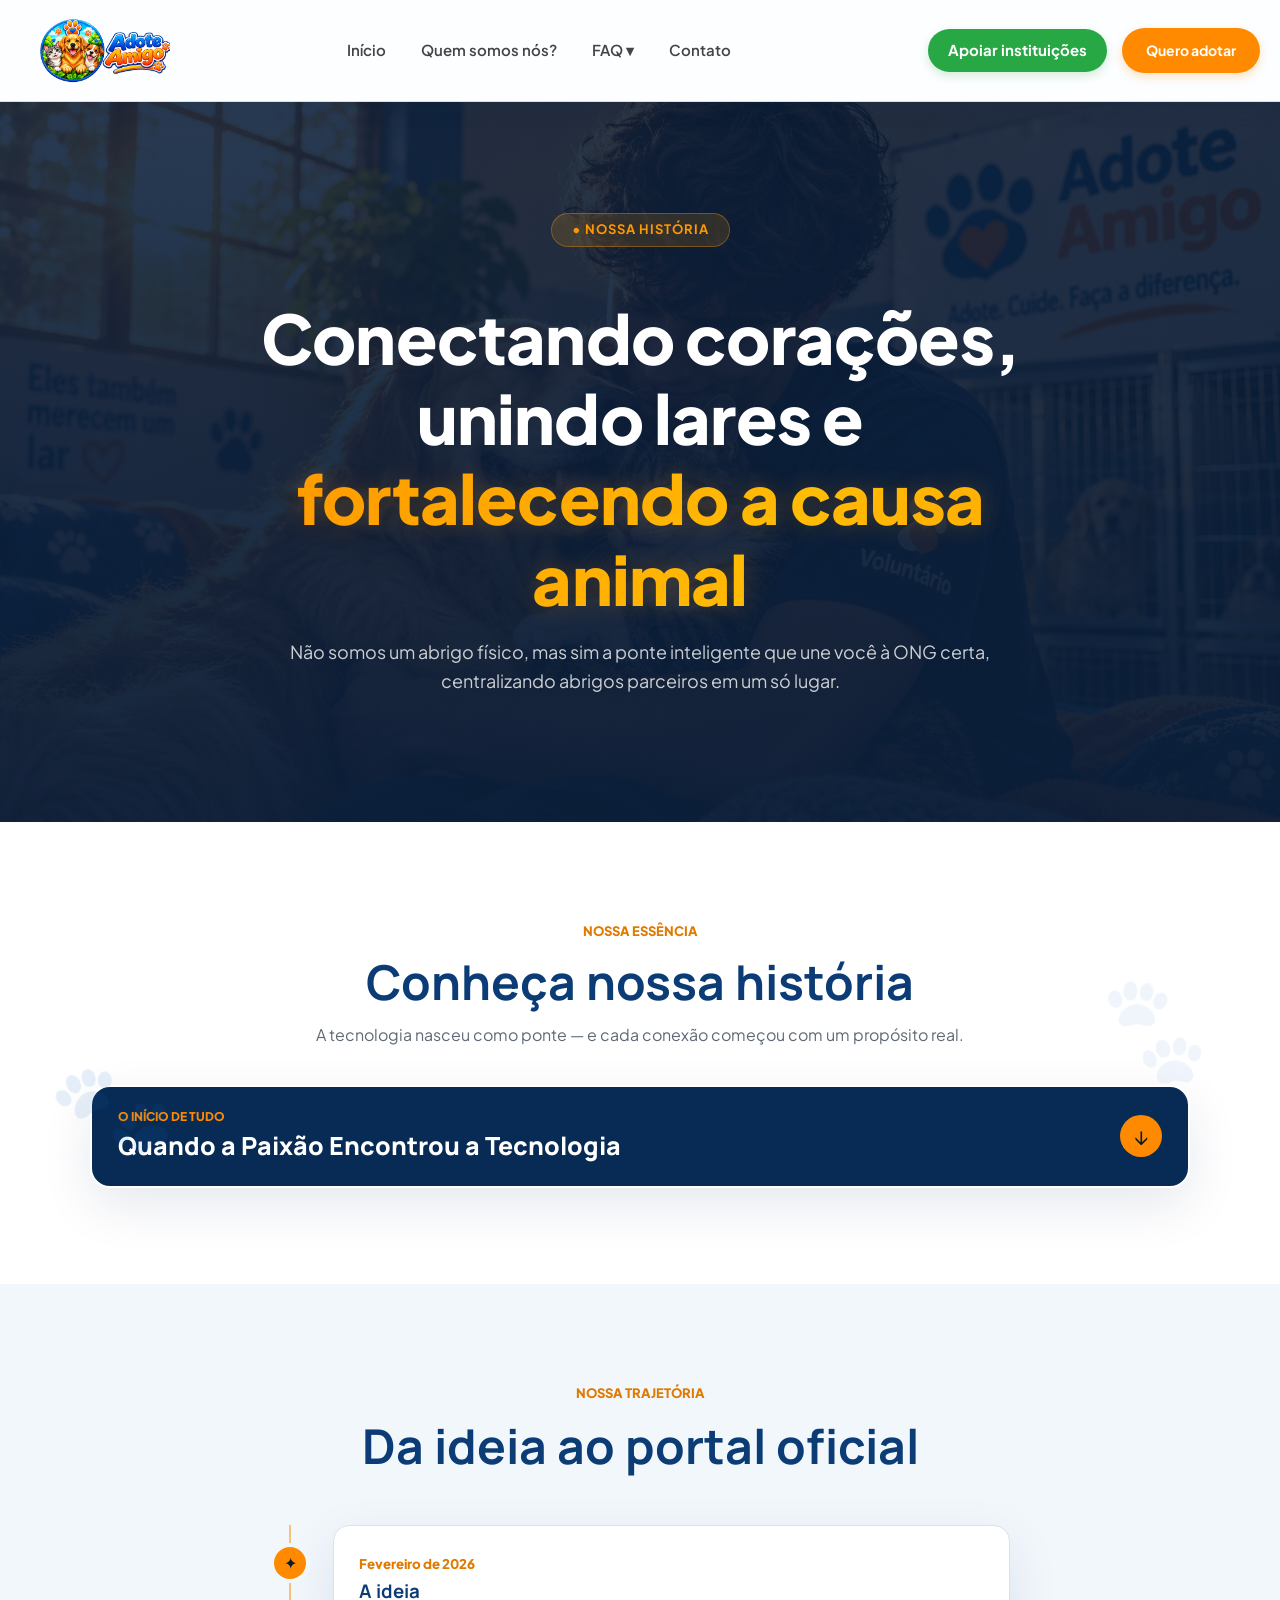
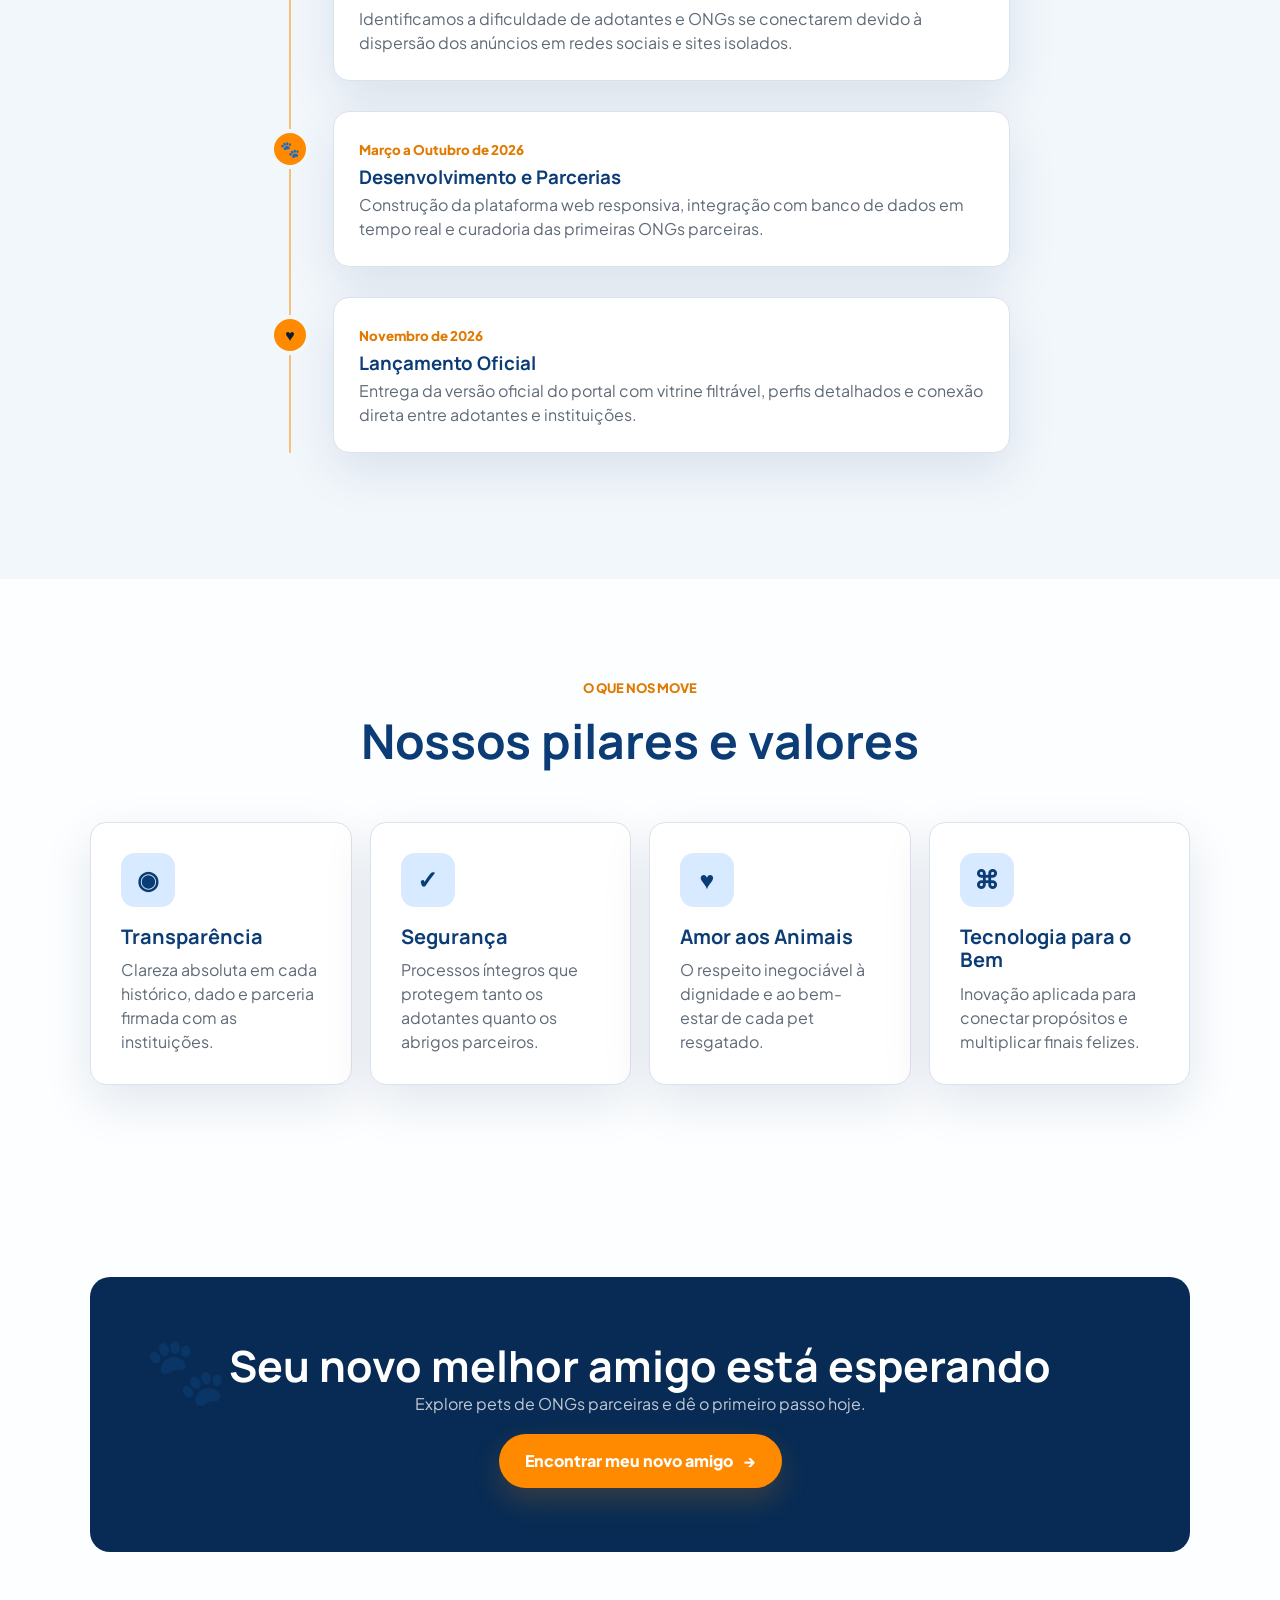
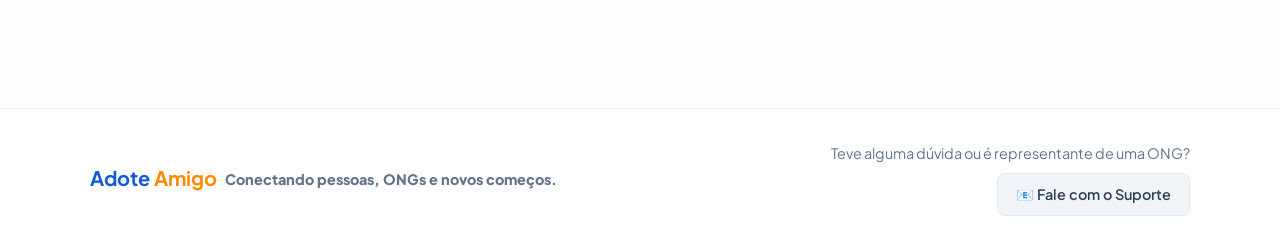
<file: historia.html>
<!DOCTYPE html>
<html lang="pt-BR">
<head>
  <meta charset="UTF-8">
  <meta name="viewport" content="width=device-width, initial-scale=1.0">
  <meta name="description" content="Conheça a missão, a trajetória e os valores do Adote Amigo, o portal que centraliza ONGs de adoção de todo o Brasil.">
  <meta property="og:title" content="Nossa História — Adote Amigo">
  <meta property="og:description" content="Não somos um abrigo: somos a ponte inteligente entre você e a ONG certa.">
  <meta property="og:type" content="website">
  <meta name="twitter:card" content="summary_large_image">
  <title>Nossa História — Adote Amigo</title>
  <link rel="preconnect" href="https://fonts.googleapis.com">
  <link rel="preconnect" href="https://fonts.gstatic.com" crossorigin>
  <link href="https://fonts.googleapis.com/css2?family=Manrope:wght@600;700;800&family=Plus+Jakarta+Sans:wght@400;500;600;700;800&display=swap" rel="stylesheet">
  <link rel="stylesheet" href="style.css">
  <link rel="stylesheet" href="historia.css">
</head>
<body>
  <header class="navbar">
    <div class="logo">
      <a href="index.html">
        <img src="imagens/logo.png" alt="Adote Amigo">
      </a>
    </div>

    <nav class="menu" aria-label="Navegação principal">
      <a href="index.html">Início</a>
      <a href="historia.html">Quem somos nós?</a>
      <div class="dropdown">
        <a href="faq.html">FAQ ▾</a>
        <div class="dropdown-content">
          <a href="faq.html#como-adotar">Como adotar?</a>
          <a href="faq.html#precisa-pagar">Precisa pagar?</a>
          <a href="faq.html#animais-vacinados">Animais vacinados?</a>
          <a href="faq.html#adotar-apartamento">Adotar em apartamento?</a>
          <a href="faq.html#posso-ajudar">Posso ajudar?</a>
        </div>
      </div>
      <a href="contato.html">Contato</a>
    </nav>

    <div class="actions">
      <a href="como-funciona.html" class="btn-mascote-tutorial" id="btn-tutorial" aria-label="Descubra como funciona o Adote Amigo">
        <div class="mascote-avatar">
          <video autoplay loop muted playsinline class="mascote-img">
            <source src="assets/logo-animada-como-funciona1.mp4" type="video/mp4">
          </video>
          <span class="pulse-ring"></span>
        </div>
        <div class="btn-texto-wrapper">
          <span class="btn-titulo">Como funciona o Adote Amigo?</span>
          <span class="btn-sub">Passo a passo da adoção</span>
        </div>
      </a>
      <a href="doe.html" class="btn-doar-nav">Apoiar instituições</a>
      <a href="adotar.html" class="btn btn-primary">Quero adotar</a>
    </div>
  </header>

  <main>
    <section class="hero history-hero-section" id="inicio">
      <div class="history-hero-overlay"></div>

      <span class="paw paw-1" aria-hidden="true">🐾</span>
      <span class="paw paw-2" aria-hidden="true">🐾</span>
      <span class="paw paw-3" aria-hidden="true">🐾</span>
      <span class="paw paw-4" aria-hidden="true">🐾</span>

      <div class="container hero-copy history-hero-content">
        <span class="eyebrow eyebrow-light history-badge">• NOSSA HISTÓRIA</span>
        
        <h1 class="history-hero-title">
          Conectando corações, unindo lares e<br>
          <span class="highlight-animated">fortalecendo a causa animal</span>
        </h1>

        <p class="history-hero-subtitle">
          Não somos um abrigo físico, mas sim a ponte inteligente que une você à ONG certa, centralizando abrigos parceiros em um só lugar.
        </p>
      </div>
    </section>

    <section class="story-section" aria-labelledby="story-title">
      <span class="story-paw top" aria-hidden="true">🐾</span>
      <span class="story-paw bottom" aria-hidden="true">🐾</span>
      <div class="container story-intro reveal">
        <span class="eyebrow">Nossa essência</span>
        <h2 id="story-title">Conheça nossa história</h2>
        <p>A tecnologia nasceu como ponte — e cada conexão começou com um propósito real.</p>
      </div>
      <div class="container">
        <div class="story-experience reveal" id="story-experience">
          <button class="story-toggle" type="button" aria-expanded="false" aria-controls="story-panel">
            <span><small>O início de tudo</small>Quando a Paixão Encontrou a Tecnologia</span>
            <span class="toggle-icon" aria-hidden="true">↓</span>
          </button>
          <div class="story-panel" id="story-panel">
            <div class="story-panel-inner">
              <div class="story-gallery" aria-label="Imagens da causa animal">
                <figure class="story-image story-image-main">
                  <img src="imagens/ong-voluntaria-pet.jpg" alt="Voluntária de ONG acolhendo um cachorro resgatado" width="1600" height="1067">
                  <figcaption>Resgate, cuidado e confiança.</figcaption>
                </figure>
                <figure class="story-image">
                  <img src="imagens/cao-gato-abrigo.jpg" alt="Cachorro e gato acolhidos juntos em um abrigo" width="1600" height="1067">
                  <figcaption>Segundas chances começam com visibilidade.</figcaption>
                </figure>
              </div>
              <article class="story-copy">
                <p class="story-lead">O Adote Amigo nasceu ao observar de perto um dos maiores desafios da causa animal no Brasil: dezenas de abrigos e protetores divulgando animais de forma isolada, enquanto pessoas dispostas a adotar não sabiam onde procurar com segurança.</p>
                <blockquote>Percebemos que o problema nunca foi falta de amor — o verdadeiro gargalo sempre foi a fragmentação das informações.</blockquote>
                <p>Foi a partir dessa inquietação que decidimos criar uma ponte digital: uma plataforma simples e confiável que reúne pets de diferentes ONGs parceiras em um só catálogo, com filtros práticos e perfis detalhados.</p>
                <p>Além de facilitar a vida de quem busca um novo companheiro, acreditamos que incentivar a adoção responsável ajuda diretamente a reduzir o abandono nas ruas, promover o bem-estar animal e fortalecer o trabalho de instituições que salvam vidas todos os dias.</p>
                <p class="story-closing">Porque encontrar um melhor amigo deve ser tão simples quanto um gesto de carinho. <span aria-hidden="true">♥</span></p>
              </article>
            </div>
          </div>
        </div>
      </div>
    </section>

    <section class="section surface">
      <div class="container narrow">
        <header class="section-heading reveal">
          <span class="eyebrow">Nossa trajetória</span>
          <h2>Da ideia ao portal oficial</h2>
        </header>
        <ol class="timeline">
          <li class="reveal">
            <span class="timeline-dot">✦</span>
            <article>
              <small>Fevereiro de 2026</small>
              <h3>A ideia</h3>
              <p>Identificamos a dificuldade de adotantes e ONGs se conectarem devido à dispersão dos anúncios em redes sociais e sites isolados.</p>
            </article>
          </li>
          <li class="reveal">
            <span class="timeline-dot">🐾</span>
            <article>
              <small>Março a Outubro de 2026</small>
              <h3>Desenvolvimento e Parcerias</h3>
              <p>Construção da plataforma web responsiva, integração com banco de dados em tempo real e curadoria das primeiras ONGs parceiras.</p>
            </article>
          </li>
          <li class="reveal">
            <span class="timeline-dot">♥</span>
            <article>
              <small>Novembro de 2026</small>
              <h3>Lançamento Oficial</h3>
              <p>Entrega da versão oficial do portal com vitrine filtrável, perfis detalhados e conexão direta entre adotantes e instituições.</p>
            </article>
          </li>
        </ol>
      </div>
    </section>

    <section class="section">
      <div class="container">
        <header class="section-heading reveal">
          <span class="eyebrow">O que nos move</span>
          <h2>Nossos pilares e valores</h2>
        </header>
        <div class="pillars">
          <article class="card pillar reveal"><span class="pillar-mark">◉</span><h3>Transparência</h3><p>Clareza absoluta em cada histórico, dado e parceria firmada com as instituições.</p></article>
          <article class="card pillar reveal"><span class="pillar-mark">✓</span><h3>Segurança</h3><p>Processos íntegros que protegem tanto os adotantes quanto os abrigos parceiros.</p></article>
          <article class="card pillar reveal"><span class="pillar-mark">♥</span><h3>Amor aos Animais</h3><p>O respeito inegociável à dignidade e ao bem-estar de cada pet resgatado.</p></article>
          <article class="card pillar reveal"><span class="pillar-mark">⌘</span><h3>Tecnologia para o Bem</h3><p>Inovação aplicada para conectar propósitos e multiplicar finais felizes.</p></article>
        </div>
      </div>
    </section>

    <section class="section" id="cta">
      <div class="container">
        <div class="final-cta reveal">
          <span class="cta-paw" aria-hidden="true">🐾</span>
          <h2>Seu novo melhor amigo está esperando</h2>
          <p>Explore pets de ONGs parceiras e dê o primeiro passo hoje.</p>
          <a class="button button-highlight" href="adotar.html">Encontrar meu novo amigo <span aria-hidden="true">→</span></a>
        </div>
      </div>
    </section>
  </main>

  <footer class="site-footer">
    <div class="container footer-content">
      <div class="footer-brand">
        <span class="footer-logo">Adote <span class="highlight">Amigo</span></span>
        <p>Conectando pessoas, ONGs e novos começos.</p>
      </div>

      <div class="footer-support">
        <p class="support-text">Teve alguma dúvida ou é representante de uma ONG?</p>
        <a href="mailto:adoteamigo.tcc2026@gmail.com" class="btn-footer-support" target="_blank">
          📧 Fale com o Suporte
        </a>
      </div>
    </div>
  </footer>
  
  <script src="historia.js" defer></script>
  <script src="menu-mobile.js" defer></script>
</body>
</html>
</file>
<file: style.css>
:root {
  --background: #FCFEFF;
  --foreground: #152131;
  --primary: #0C3C75;
  --primary-foreground: #FBFCFD;
  --brand-deep: #072B54;
  --brand-soft: #D8EAFF;
  --highlight: #ff8a00;
  --highlight-hover: #e07a00;
  --highlight-foreground: #0D1B2D;
  --surface-soft: #F2F7FC;
  --muted-foreground: #5F6A77;
  --border: #DAE2EB;
  --radius: 0.875rem;
  --font-body: "Plus Jakarta Sans", Arial, sans-serif;
  --font-display: "Manrope", Arial, sans-serif;
  --soft-shadow: 0 18px 50px rgba(7, 43, 84, 0.1);
  --header-shadow: 0 4px 24px rgba(7, 43, 84, 0.08);

  --faq-primary: #0C3C75;
  --faq-brand-deep: #072B54;
  --faq-highlight: #ff8a00;
  --faq-highlight-hover: #f89200;
  --faq-highlight-foreground: #0D1B2D;
  --faq-surface: #F2F7FC;
  --faq-card: #ffffff;
  --faq-text: #152131;
  --faq-muted: #5d6b7c;
  --faq-border: #dde6f0;
  --faq-brand-soft: #D8EAFF;
  --faq-focus: #ff8a00;
  --faq-radius: 16px;
  --faq-shadow: 0 8px 24px rgba(12, 60, 117, .08);
  --faq-shadow-active: 0 14px 34px -14px rgb(7 43 84 / 30%);
  --faq-font-body: "Plus Jakarta Sans", Arial, sans-serif;
  --faq-font-title: "Manrope", Arial, sans-serif;
}

*, *::before, *::after {
  box-sizing: border-box;
  margin: 0;
  padding: 0;
}

html {
  scroll-behavior: smooth;
  width: 100%;
  max-width: 100%;
}

body {
  background: var(--background);
  color: var(--foreground);
  font-family: var(--font-body);
  line-height: 1.5;
  min-width: 320px;
  width: 100%;
  max-width: 100%;
  -webkit-font-smoothing: antialiased;
  padding-top: 18px 20px;
}

h1, h2, h3 {
  font-family: var(--font-display);
  letter-spacing: 0;
  line-height: 1.15;
}

img {
  display: block;
  max-width: 100%;
}

a {
  text-decoration: none;
  color: inherit;
}

::selection {
  background: var(--highlight);
  color: #ffffff;
}

.container {
  max-width: 1200px;
  margin-inline: auto;
  padding-inline: 1.25rem;
}

@media (min-width: 640px) {
  .container { padding-inline: 2rem; }
}

@media (min-width: 1024px) {
  .container { padding-inline: 2.5rem; }
}

.navbar,
.navbar-amarela-oficial,
.topbar {
  display: flex;
  align-items: center;
  justify-content: space-between;
  padding: 18px 20px;
  background-color: rgba(255, 255, 255, 0.95);
  backdrop-filter: blur(12px);
  box-shadow: var(--header-shadow);
  position: sticky;
  top: 0;
  z-index: 1000;
  background: var(--background, #ffffff);
  border-bottom: 1px solid var(--border, #e5e7eb);
  width: 100%;
  will-change: transform;
}

.logo img {
  height: 65px;
  left: 20px;
  display: block;
  position: relative;
  z-index: 2;
}

.logo {
  font-family: var(--font-display);
  font-weight: 800;
  font-size: 1.3rem;
  color: var(--primary);
  text-decoration: none;
}

.logo span {
  color: var(--highlight-hover);
}

.logo, .navbar img, .nav-brand img {
  transition: transform 0.3s ease-in-out;
}

.logo:hover, .navbar img:hover, .nav-brand img:hover {
  transform: scale(1.08);
}

.menu {
  display: flex;
  align-items: center;
  justify-content: center;
  flex: 1;
  gap: 35px;
  font-size: 15px;
  margin: 0 20px;
  position: relative;
  z-index: 1;
  pointer-events: none;
}

.menu a,
.menu .dropdown {
  pointer-events: auto;
}

.menu a {
  text-decoration: none;
  color: #444444;
  font-weight: 600;
  white-space: nowrap;
  transition: color 0.2s ease;
}

.menu a:hover {
  color: var(--highlight);
}

.dropdown {
  position: relative;
}

.dropdown-content {
  display: none;
  position: absolute;
  top: 100%;
  left: 0;
  background-color: #ffffff;
  min-width: 220px;
  box-shadow: 0 4px 12px rgba(0, 0, 0, 0.1);
  border-radius: 8px;
  z-index: 10000;
  pointer-events: auto;
}

.dropdown-content a {
  display: block;
  padding: 12px 16px;
  color: #333;
  font-weight: 500;
}

.dropdown-content a:hover {
  background-color: #f5f5f5;
}

.dropdown:hover .dropdown-content {
  display: block;
}

.actions {
  display: flex;
  align-items: center;
  gap: 15px;
  position: relative;
  z-index: 2;
  flex-shrink: 0;
}

.menu-toggle {
  display: none;
  flex-direction: column;
  justify-content: center;
  align-items: center;
  gap: 5px;
  width: 42px;
  height: 42px;
  flex-shrink: 0;
  margin-left: 12px;
  background: transparent;
  border: 2px solid var(--primary);
  border-radius: 12px;
  cursor: pointer;
  position: relative;
  z-index: 2;
}

.menu-toggle span {
  display: block;
  width: 20px;
  height: 2.5px;
  border-radius: 999px;
  background: var(--primary);
  transition: transform 0.3s ease, opacity 0.2s ease;
}

.menu-toggle[aria-expanded="true"] span:nth-child(1) { transform: translateY(7.5px) rotate(45deg); }
.menu-toggle[aria-expanded="true"] span:nth-child(2) { opacity: 0; }
.menu-toggle[aria-expanded="true"] span:nth-child(3) { transform: translateY(-7.5px) rotate(-45deg); }

.menu-toggle:focus-visible {
  outline: 3px solid var(--highlight);
  outline-offset: 2px;
}

.menu-mobile {
  display: flex;
  flex-direction: column;
  position: absolute;
  top: 100%;
  left: 0;
  right: 0;
  max-height: 0;
  opacity: 0;
  overflow-y: auto;
  background: linear-gradient(135deg, #ffffff 0%, #f8f9fa 100%);
  border-bottom-left-radius: 24px;
  border-bottom-right-radius: 24px;
  box-shadow: 0 20px 40px rgba(12, 60, 117, 0.15);
  transition: max-height 0.4s cubic-bezier(0.16, 1, 0.3, 1), opacity 0.3s ease, padding 0.3s ease;
  padding: 0 24px;
  z-index: 9998;
  border: 1px solid var(--border);
  border-top: none;
}

.menu-mobile.aberto {
  max-height: calc(100vh - 80px);
  opacity: 1;
  padding: 20px 24px 28px 24px;
}

.menu-mobile a {
  display: flex;
  align-items: center;
  padding: 16px 12px;
  color: var(--primary);
  font-weight: 700;
  font-size: 16px;
  border-bottom: 1px solid rgba(218, 226, 235, 0.6);
  transition: all 0.25s ease;
  border-radius: 12px;
}

.menu-mobile a:hover, 
.menu-mobile a:active {
  background-color: var(--brand-soft);
  color: var(--highlight);
  transform: translateX(6px);
}

.menu-mobile .menu-mobile-actions .btn,
.menu-mobile .menu-mobile-actions a {
  display: flex !important;
  justify-content: center !important;
  align-items: center !important;
  width: 100% !important;
  padding: 14px 20px !important;
  font-size: 15px !important;
  font-weight: 700 !important;
  border-radius: 14px !important;
  text-align: center !important;
  box-shadow: 0 4px 15px rgba(0, 0, 0, 0.05) !important;
  transition: transform 0.2s ease, box-shadow 0.2s ease !important;
}

.menu-mobile .menu-mobile-actions .btn:active {
  transform: scale(0.97);
}

.menu-mobile .dropdown-content {
  display: block;
  position: static;
  min-width: 0;
  background: transparent;
  box-shadow: none;
  border-radius: 0;
  padding-left: 16px;
}

.menu-mobile .dropdown-content a {
  font-size: 14px;
  font-weight: 500;
  padding: 10px 4px;
}

.btn {
  display: inline-flex;
  align-items: center;
  justify-content: center;
  gap: 0.5rem;
  padding: 12px 24px;
  border-radius: 50px;
  border: none;
  cursor: pointer;
  font-weight: 700;
  font-size: 14px;
  text-decoration: none;
  transition: transform 200ms ease, background-color 200ms ease, color 200ms ease, box-shadow 200ms ease;
}

.btn:active {
  transform: scale(0.98);
}

.btn-primary {
  background-color: var(--highlight);
  color: #ffffff;
  box-shadow: 0 4px 10px rgba(255, 138, 0, 0.25);
}

.btn-primary:hover {
  background-color: var(--highlight-hover);
  transform: translateY(-1px);
}

.btn-outline {
  background-color: transparent;
  border: 2px solid #2f4f9f;
  color: #2f4f9f;
}

.btn-outline:hover {
  background-color: #2f4f9f;
  color: #ffffff;
}

.btn-doar-nav {
  background-color: #28a745;
  color: #ffffff;
  padding: 10px 20px;
  border-radius: 50px;
  font-weight: bold;
  font-size: 15px;
  text-decoration: none;
  display: inline-block;
  transition: all 0.3s ease;
  box-shadow: 0 4px 10px rgba(40, 167, 69, 0.2);
}

.btn-doar-nav:hover {
  background-color: #218838;
  transform: translateY(-1px);
  box-shadow: 0 6px 15px rgba(40, 167, 69, 0.3);
}

.btn-acao-unificado {
  padding: 16px 32px;
  font-size: 1.1rem;
  font-weight: bold;
  border-radius: 50px;
  display: inline-flex;
  align-items: center;
  gap: 12px;
  transition: all 0.3s ease;
  margin-top: 10px;
}

.carrossel-container {
  width: 100%;
  display: flex;
  justify-content: center;
  align-items: center;
}

.hero {
  position: relative;
  isolation: isolate;
  overflow: hidden;
  min-height: 41.25rem;
}

@media (min-width: 768px) {
  .hero { min-height: 45rem; }
}

.carousel {
  position: relative;
  width: 100%;
  max-width: 95%;
  height: 570px;
  margin: 30px auto;
  border-radius: 12px;
  z-index: 1;
  overflow: hidden;
}

@media (max-width: 768px) {
  .carousel {
    width: 92% !important;
    height: 380px !important;
    margin: 15px auto;
  }
}

.slides {
  display: flex;
  width: 100%;
  height: 100%;
  transition: transform 0.5s ease-in-out;
}

.slide {
  position: relative;
  width: 100%;
  height: 100%;
  flex-shrink: 0;
  overflow: hidden;
}

.slide img, 
.slide picture img {
  width: 100%;
  height: 100%;
  object-fit: cover;
  object-position: center center;
  display: block;
  user-select: none;
  outline: none;
  border: none;
}

button:focus, 
a:focus {
  outline: none;
}

.hero-img {
  width: 100%;
  height: 100%;
  object-fit: cover;
  object-position: center center;
  position: absolute;
  top: 0;
  left: 0;
  z-index: 1;
  user-select: none;
  -webkit-user-drag: none;
  cursor: grab;
}

.hero-img:active {
  cursor: grabbing;
}

.hero-overlay {
  position: absolute;
  top: 0;
  left: 0;
  width: 90%;
  max-width: 950px;
  height: 100%;
  background: linear-gradient(90deg, #072B54 20%, rgba(7, 43, 84, 0.9) 75%, transparent 100%);
  z-index: 2;
  pointer-events: none;
}

.hero-content {
  position: absolute;
  top: 0;
  left: 0;
  width: 100%;
  height: 100%;
  z-index: 5;
  display: flex;
  flex-direction: column;
  justify-content: center;
  align-items: flex-start;
  padding-left: 6%;
  padding-right: 40px;
  pointer-events: none;
}

.hero-text {
  position: relative;
  z-index: 10;
  color: #ffffff;
  max-width: 515px;
  display: flex;
  flex-direction: column;
  align-items: flex-start;
  gap: 12px;
  pointer-events: auto;
}

.hero-badge {
  display: inline-flex;
  align-items: center;
  gap: 8px;
  background: rgba(255, 255, 255, 0.1);
  border: 1px solid rgba(255, 255, 255, 0.2);
  padding: 8px 18px;
  border-radius: 50px;
  font-size: 0.9rem;
  font-weight: 600;
  backdrop-filter: blur(4px);
  margin-bottom: 0;
}

.hero-badge svg {
  color: var(--highlight);
}

.hero-title {
  font-size: clamp(1.8rem, 3.2vw, 3.2rem) !important;
  font-weight: 800;
  line-height: 1.15;
  letter-spacing: -0.5px;
  margin-bottom: 0;
}

@media (min-width: 1024px) { 
  .hero-title { font-size: 4.25rem; } 
}

.hero-subtitle {
  font-size: clamp(0.95rem, 1.3vw, 1.15rem) !important;
  color: #e2e8f0;
  line-height: 1.4;
  margin-bottom: 6px;
}

.btn-hero {
  display: inline-flex;
  align-items: center;
  gap: 12px;
  background-color: #ff8a00;
  color: #ffffff;
  padding: 16px 32px;
  font-size: 1.1rem;
  font-weight: bold;
  text-decoration: none;
  transition: all 0.3s cubic-bezier(0.25, 0.8, 0.25, 1);
  box-shadow: 0 4px 15px rgba(255, 138, 0, 0.3);
  width: fit-content;
  margin-top: 10px;
  pointer-events: auto;
}

.btn-verde {
  background-color: #10B981 !important;
  color: #ffffff !important;
  border-color: #10B981 !important;
  box-shadow: 0 4px 15px rgba(16, 185, 129, 0.3) !important;
}

.btn-verde:hover {
  background-color: #059669 !important;
  color: #ffffff !important;
  transform: translateY(-4px) scale(1.02);
  box-shadow: 0 10px 25px rgba(16, 185, 129, 0.4) !important;
  border-color: #059669 !important;
}

.btn-hero:hover {
  background-color: #e07a00;
  transform: translateY(-4px) scale(1.02);
  box-shadow: 0 10px 25px rgba(255, 138, 0, 0.5);
  border-color: #e07a00 !important;
}

.btn-hero svg {
  transition: transform 0.3s ease;
}

.btn-hero:hover svg {
  transform: translateX(6px);
}

.carousel-indicators {
  position: absolute;
  bottom: 25px;
  left: 50%;
  transform: translateX(-50%);
  display: flex;
  gap: 12px;
  z-index: 9999;
}

.indicator {
  display: block;
  width: 12px;
  height: 12px;
  background-color: rgba(255, 255, 255, 0.6);
  border-radius: 50%;
  cursor: pointer;
  border: none;
  box-shadow: 0 2px 4px rgba(0, 0, 0, 0.4);
  transition: all 0.3s ease;
}

.indicator.active {
  background-color: var(--highlight);
  transform: scale(1.2);
}

.prev, .next {
  position: absolute;
  top: 50%;
  transform: translateY(-50%);
  background-color: rgba(255, 255, 255, 0.5);
  color: #000000;
  border: none;
  font-size: 1.2rem;
  width: 40px;
  height: 40px;
  cursor: pointer;
  border-radius: 50%;
  z-index: 10;
  display: flex;
  align-items: center;
  justify-content: center;
  padding: 0;
  transition: background 0.3s;
}

.prev { left: 20px; }
.next { right: 20px; }

.prev:hover, .next:hover {
  background-color: rgba(255, 255, 255, 0.8);
}

.section {
  padding-block: 5rem;
}

@media (min-width: 768px) {
  .section { padding-block: 7rem; }
}

.section-soft {
  background: var(--surface-soft);
}

.section-head {
  max-width: 56rem;
  margin-inline: auto;
  text-align: center;
}

.eyebrow {
  font-size: 0.875rem;
  font-weight: 800;
  text-transform: uppercase;
  color: var(--highlight-hover);
  display: block;
}

.animar-ciclo {
  opacity: 0;
  transform: translateY(40px);
  transition: opacity 0.8s ease-out, transform 0.8s ease-out;
}

.animar-ciclo.visivel {
  opacity: 1;
  transform: translateY(0);
}

.steps-grid, .caminho-grid {
  display: grid;
  grid-template-columns: repeat(auto-fit, minmax(250px, 1fr));
  gap: 30px;
}

.steps-grid .step-card {
  opacity: 0;
  transform: translateY(40px);
  transition: opacity 0.6s ease-out, transform 0.6s ease-out, box-shadow 0.3s ease;
}

.animar-ciclo.visivel .step-card:nth-child(1) { opacity: 1; transform: translateY(0); transition-delay: 0.1s; }
.animar-ciclo.visivel .step-card:nth-child(2) { opacity: 1; transform: translateY(0); transition-delay: 0.2s; }
.animar-ciclo.visivel .step-card:nth-child(3) { opacity: 1; transform: translateY(0); transition-delay: 0.3s; }
.animar-ciclo.visivel .step-card:nth-child(4) { opacity: 1; transform: translateY(0); transition-delay: 0.4s; }

.step-card:hover {
  transform: translateY(-8px) scale(1.02);
  box-shadow: 0 20px 35px rgba(47, 79, 159, 0.12);
}

.section-title {
  margin-top: 1rem;
  font-size: 1.875rem;
  font-weight: 800;
  color: var(--primary);
}

@media (min-width: 640px)  { .section-title { font-size: 2.25rem; } }
@media (min-width: 768px)  { .section-title { font-size: 3rem; } }

.section-text {
  margin: 1.75rem auto 0;
  max-width: 48rem;
  font-size: 1rem;
  line-height: 2;
  color: var(--muted-foreground);
}

@media (min-width: 640px) {
  .section-text { font-size: 1.125rem; }
}

.quem-somos {
  background: var(--background);
  text-align: center;
}

.impact {
  background: var(--brand-deep);
  color: var(--primary-foreground);
  padding-block: 3.5rem;
}

@media (min-width: 768px) {
  .impact { padding-block: 4rem; }
}

.impact-grid {
  display: grid;
  grid-template-columns: repeat(2, 1fr);
  row-gap: 2.5rem;
  max-width: 80rem;
  margin-inline: auto;
}

@media (min-width: 768px) {
  .impact-grid { grid-template-columns: repeat(4, 1fr); }
}

.impact-item {
  text-align: center;
}

@media (min-width: 768px) {
  .impact-item + .impact-item {
    border-left: 1px solid rgba(251,252,253,0.2);
  }
}

.impact-number {
  display: block;
  font-family: var(--font-display);
  font-size: 1.875rem;
  font-weight: 800;
  color: var(--highlight);
}

@media (min-width: 640px) {
  .impact-number { font-size: 2.25rem; }
}

.impact-label {
  display: block;
  margin-top: 0.5rem;
  font-size: 0.875rem;
  font-weight: 500;
  color: rgba(251,252,253,0.75);
}

@media (min-width: 640px) {
  .impact-label { font-size: 1rem; }
}

.steps-grid {
  display: grid;
  gap: 1.25rem;
  margin-top: 3.5rem;
}

@media (min-width: 640px)  { .steps-grid { grid-template-columns: repeat(2, 1fr); } }
@media (min-width: 1024px) { .steps-grid { grid-template-columns: repeat(4, 1fr); } }

.step-card {
  position: relative;
  overflow: hidden;
  padding: 1.75rem;
  background: #FFFFFF;
  border: 1px solid var(--border);
  border-radius: 1rem;
  box-shadow: var(--soft-shadow);
  transition: transform 250ms ease;
}

.step-card:hover {
  transform: translateY(-6px);
}

.step-number {
  position: absolute;
  top: 1.25rem;
  right: 1.25rem;
  font-size: 0.875rem;
  font-weight: 800;
  color: var(--border);
}

.step-icon {
  display: grid;
  place-items: center;
  width: 3.5rem;
  height: 3.5rem;
  border-radius: 1rem;
  background: var(--brand-soft);
  color: var(--primary);
  transition: transform 250ms ease;
}

.step-card:hover .step-icon {
  transform: scale(1.1);
}

.step-title {
  margin-top: 1.5rem;
  font-size: 1.25rem;
  font-weight: 800;
  color: var(--primary);
}

.step-text {
  margin-top: 0.75rem;
  font-size: 0.875rem;
  line-height: 1.5rem;
  color: var(--muted-foreground);
}

.secao-cta-container {
  display: flex;
  justify-content: center;
  margin-top: 35px;
}

.btn-secundario-animado {
  display: inline-flex;
  align-items: center;
  gap: 10px;
  background: linear-gradient(135deg, #2f4f9f 0%, #3b63c9 100%);
  color: #ffffff;
  border: #ec8004;
  font-size: 1rem;
  font-weight: 600;
  text-decoration: none;
  padding: 12px 28px;
  border-radius: 12px;
  transition: all 0.3s cubic-bezier(0.25, 0.8, 0.25, 1);
  box-shadow: 0 4px 15px rgba(216, 130, 2, 0.2);
}

.btn-secundario-animado svg {
  transition: transform 0.3s ease;
}

.btn-secundario-animado:hover {
  background: linear-gradient(135deg, #243e80 0%, #2f4f9f 100%);
  transform: translateY(-3px);
  box-shadow: 0 8px 25px rgba(47, 79, 159, 0.35);
  color: #ffffff;
}

.btn-secundario-animado:hover svg {
  transform: translateX(5px);
}

.btn-secundario-animado:active {
  transform: translateY(1px);
  box-shadow: 0 3px 10px rgba(47, 79, 159, 0.2);
}

.site-footer {
  background-color: #ffffff;
  border-top: 1px solid #edf2f7;
  padding: 30px 0;
  margin-top: 60px;
}

.footer-content {
  display: flex;
  justify-content: space-between;
  align-items: center;
  flex-wrap: wrap;
  gap: 20px;
}

.footer-brand .footer-logo {
  font-size: 1.25rem;
  font-weight: bold;
  color: #115cd4;
}

.footer-brand .highlight {
  color: #ff8a00;
}

.footer-brand p, .support-text {
  font-size: 0.9rem;
  color: #64748b;
  margin-top: 4px;
}

.footer-support {
  display: flex;
  flex-direction: column;
  align-items: flex-end;
  gap: 8px;
}

.btn-footer-support {
  display: inline-flex;
  align-items: center;
  gap: 8px;
  background-color: #f1f5f9;
  color: #334155;
  padding: 10px 18px;
  border-radius: 8px;
  font-size: 0.9rem;
  font-weight: 600;
  text-decoration: none;
  transition: all 0.2s ease;
  border: 1px solid #e2e8f0;
}

.btn-footer-support:hover {
  background-color: #ff8a00;
  color: #ffffff;
  border-color: #ff8a00;
  transform: translateY(-2px);
}

.footer-inner {
  display: flex;
  flex-direction: column;
  align-items: center;
  justify-content: space-between;
  gap: 1rem;
  text-align: center;
}

@media (min-width: 640px) {
  .footer-inner {
    flex-direction: row;
    text-align: left;
  }
}

.footer-brand {
  display: flex;
  align-items: center;
  gap: 0.5rem;
  font-weight: 800;
  color: var(--primary);
  font-size: 1.25rem;
}

.footer-brand .accent {
  color: var(--highlight);
}

.footer-text {
  font-size: 0.875rem;
  color: var(--muted-foreground);
}

@media (max-width: 768px) {
  .footer-content {
    flex-direction: column;
    text-align: center;
  }
  .footer-support {
    align-items: center;
  }
}

.reveal {
  opacity: 0;
  transform: translateY(24px);
  transition: opacity 700ms ease, transform 700ms ease;
}

.reveal.is-visible,
.reveal.active,
.reveal[data-visible="true"] {
  opacity: 1;
  transform: translateY(0);
}

@media (prefers-reduced-motion: reduce) {
  html { scroll-behavior: auto; }
  .reveal { opacity: 1; transform: none; transition: none; }
  .btn, .step-card, .step-icon { transition: none; }
}

.faq-section {
  padding: 80px 20px;
  background: var(--faq-surface);
  position: relative;
}

.faq-container {
  width: min(100%, 768px);
  margin-inline: auto;
}

.faq-header {
  margin-bottom: 48px;
  text-align: center;
}

.faq-eyebrow {
  display: inline-flex;
  align-items: center;
  min-height: 30px;
  padding: 6px 16px;
  border: 1px solid rgb(255 175 0 / 35%);
  border-radius: 999px;
  background: rgb(255 175 0 / 12%);
  color: var(--faq-highlight-hover);
  font-size: 12px;
  font-weight: 800;
  text-transform: uppercase;
}

.faq-header h1 {
  margin: 16px 0 0;
  color: var(--faq-primary);
  font-family: var(--faq-font-title);
  font-size: clamp(30px, 5vw, 48px);
  font-weight: 800;
  line-height: 1.15;
}

.faq-header p {
  max-width: 576px;
  margin: 16px auto 0;
  color: var(--faq-muted);
  font-size: 16px;
  line-height: 1.75;
}

.faq-list {
  display: grid;
  gap: 16px;
}

.faq-card {
  scroll-margin-top: 112px;
  overflow: hidden;
  border: 1px solid var(--faq-border);
  border-radius: var(--faq-radius);
  background: var(--faq-card);
  box-shadow: var(--faq-shadow);
  position: relative;
  transition: all 0.3s cubic-bezier(0.25, 0.8, 0.25, 1);
}

.faq-card::before {
  content: "";
  position: absolute;
  left: 0;
  top: 0;
  height: 100%;
  width: 4px;
  background-color: var(--faq-highlight);
  opacity: 0;
  transition: opacity 0.3s ease;
}

.faq-card:hover {
  box-shadow: var(--faq-shadow-active);
  transform: translateY(-3px);
}

.faq-card[data-open="true"] {
  border-color: var(--faq-highlight);
  box-shadow: var(--faq-shadow-active);
}

.faq-card[data-open="true"]::before {
  opacity: 1;
}

.faq-card h2 {
  margin: 0;
  font-family: var(--faq-font-title);
  letter-spacing: 0;
}

.faq-trigger {
  display: grid;
  grid-template-columns: minmax(0, 1fr) auto;
  align-items: center;
  gap: 16px;
  width: 100%;
  min-height: 80px;
  padding: 20px;
  border: 0;
  border-radius: inherit;
  background: transparent;
  color: var(--faq-primary);
  cursor: pointer;
  text-align: left;
  font: inherit;
}

.faq-trigger > span:first-child {
  min-width: 0;
  font-size: 16px;
  font-weight: 700;
  line-height: 1.5;
  transition: color 0.2s ease;
}

.faq-trigger:hover > span:first-child {
  color: var(--faq-highlight-hover);
}

.faq-trigger:focus-visible {
  outline: 3px solid var(--faq-focus);
  outline-offset: -3px;
}

.faq-icon {
  position: relative;
  display: grid;
  flex: 0 0 auto;
  width: 36px;
  height: 36px;
  place-items: center;
  border-radius: 50%;
  background: var(--faq-brand-soft);
  color: var(--faq-primary);
  transition: background-color 300ms ease, color 300ms ease, transform 360ms cubic-bezier(.2, .8, .2, 1);
}

.faq-icon::before,
.faq-icon::after {
  position: absolute;
  width: 17px;
  height: 2.5px;
  border-radius: 999px;
  background: currentColor;
  content: "";
}

.faq-icon::after {
  transform: rotate(90deg);
}

.faq-card[data-open="true"] .faq-icon {
  background: var(--faq-highlight);
  color: var(--faq-highlight-foreground);
  transform: rotate(135deg);
}

.faq-panel {
  display: grid;
  grid-template-rows: 0fr;
  opacity: 0;
  transition: grid-template-rows 420ms cubic-bezier(.22, 1, .36, 1), opacity 240ms ease;
}

.faq-panel > div {
  overflow: hidden;
}

.faq-panel p {
  margin: 0;
  padding: 0 20px 24px;
  color: var(--faq-muted);
  font-size: 15px;
  line-height: 1.8;
  animation: fadeInText 0.4s ease forwards;
}

@keyframes fadeInText {
  from { opacity: 0; transform: translateY(-6px); }
  to { opacity: 1; transform: translateY(0); }
}

.faq-card[data-open="true"] .faq-panel {
  grid-template-rows: 1fr;
  opacity: 1;
}

.faq-card[data-highlighted="true"] {
  animation: faq-highlight 900ms ease-in-out 2;
}

@keyframes faq-highlight {
  0%, 100% {
    box-shadow: var(--faq-shadow-active);
  }
  50% {
    box-shadow: 0 0 0 5px rgb(255 175 0 / 28%), var(--faq-shadow-active);
  }
}

.intro h1 { margin: 0; font-size: clamp(1.8rem, 4vw, 2.6rem); }
.intro p { color: var(--faq-muted); }
.demo-badge { display: inline-block; background: #fff4d6; color: #7a4d00; padding: 6px 12px; border-radius: 999px; font-size: .85rem; font-weight: 600; }

.filters { display: grid; gap: 12px; grid-template-columns: 1fr 1fr; background: var(--faq-card); padding: 18px; border-radius: var(--faq-radius); box-shadow: var(--faq-shadow); margin: 24px 0; }
.filters label { display: flex; flex-direction: column; gap: 6px; font-size: .8rem; font-weight: 700; color: var(--primary); }
.filters select { padding: 10px 12px; border: 1px solid var(--faq-border); border-radius: 10px; font: inherit; background: #fff; }
.filters select:focus { outline: 2px solid var(--highlight); }
.btn-ghost { grid-column: span 2; align-self: end; padding: 11px; border: 2px solid var(--primary); background: transparent; color: var(--primary); font-weight: 700; border-radius: 10px; cursor: pointer; transition: .2s; }
.btn-ghost:hover { background: var(--primary); color: #fff; }
@media (min-width: 768px) {
  .filters { grid-template-columns: repeat(4, 1fr) auto; align-items: end; }
  .btn-ghost { grid-column: auto; }
}

.pets-grid, .pet-list {
  display: grid;
  grid-template-columns: repeat(auto-fill, minmax(280px, 1fr));
  gap: 24px;
  max-width: 1200px;
  margin: 0 auto;
}
.pet-card { background: var(--faq-card); border: 1px solid var(--faq-border); border-radius: var(--faq-radius); overflow: hidden; box-shadow: var(--faq-shadow); transition: transform .25s, box-shadow .25s; animation: fadeUp .4s ease both; }
.pet-card:hover { transform: translateY(-4px); box-shadow: 0 14px 32px rgba(12, 60, 117, .14); }
.pet-card img { width: 100%; aspect-ratio: 4/3; object-fit: cover; display: block; background: var(--faq-border); }
.pet-body { padding: 16px; }
.pet-body h2 { margin: 0; font-family: var(--font-display); font-size: 1.15rem; color: var(--primary); }
.pet-meta { color: var(--faq-muted); font-size: .9rem; margin: 6px 0 14px; }
.pet-tag { display: inline-block; background: #e8f0fa; color: var(--primary); font-size: .75rem; font-weight: 700; padding: 4px 10px; border-radius: 999px; margin-right: 6px; }
.pet-btn { display: block; margin-top: 14px; text-align: center; background: var(--highlight); color: var(--brand-deep); font-weight: 800; padding: 10px; border-radius: 10px; text-decoration: none; transition: .2s; }
.pet-btn:hover { background: var(--highlight-hover); color: #ffffff; }

.status { text-align: center; color: var(--faq-muted); min-height: 1.5em; }
#sentinel { height: 1px; }

@keyframes fadeUp { from { opacity: 0; transform: translateY(12px); } to { opacity: 1; transform: none; } }
@media (prefers-reduced-motion: reduce) { .pet-card { animation: none; transition: none; } }

.bloco-historia-container {
  display: inline-flex;
  flex-direction: column;
  align-items: center;
  position: relative;
  margin-top: 40px;
  border-radius: 30px;
  transition: all 0.4s ease;
}

.meu-botao-historia {
  position: relative;
  display: inline-flex;
  align-items: center;
  justify-content: center;
  gap: 12px;
  background-color: #0c3c75;
  color: #ffffff;
  padding: 16px 35px;
  border-radius: 50px;
  text-decoration: none;
  font-family: inherit;
  font-size: 1rem;
  font-weight: 700;
  box-shadow: 0 4px 12px rgba(12, 60, 117, 0.25), 0 0 0 0px #ff8a00;
  transition: all 0.3s ease;
  z-index: 2;
  border: none;
  cursor: pointer;
  white-space: nowrap;
}

.painel-pets-complementar {
  width: 90%;
  height: 0;
  opacity: 0;
  overflow: hidden;
  background-color: #072B54;
  border-bottom-left-radius: 20px;
  border-bottom-right-radius: 20px;
  box-shadow: 0 10px 20px rgba(12, 60, 117, 0.2);
  transition: all 0.4s cubic-bezier(0.25, 0.8, 0.25, 1);
  display: flex;
  align-items: center;
  justify-content: center;
  z-index: 1;
}

.painel-pets-complementar img {
  width: 100%;
  height: 100%;
  object-fit: cover;
  opacity: 0.85;
  transition: transform 0.4s ease;
}

@media (min-width: 769px) {
  .bloco-historia-container:hover .painel-pets-complementar {
    height: 110px;
    opacity: 1;
    margin-top: -5px;
    padding: 10px;
  }

  .bloco-historia-container:hover .meu-botao-historia {
    transform: translateY(-2px);
    background-color: #072B54;
    box-shadow: 0 8px 20px rgba(12, 60, 117, 0.35), 0 0 0 4px #ff8a00;
  }

  .bloco-historia-container:hover .painel-pets-complementar img {
    transform: scale(1.03);
  }
}

@media (max-width: 768px) {
  .bloco-historia-container {
    display: flex;
    flex-direction: column-reverse;
    align-items: center;
    width: 100%;
    max-width: 340px;
    margin: 28px auto 0;
    padding: 0;
    background: #ffffff;
    border-radius: 22px;
    border: 2px solid #0C3C75;
    box-shadow: 0 16px 36px rgba(7, 43, 84, 0.14);
    overflow: hidden;
    position: relative;
  }

  .painel-pets-complementar {
    width: 100% !important;
    height: 190px !important;
    opacity: 1 !important;
    margin: 0 !important;
    padding: 0 !important;
    border-radius: 0 !important;
    border: none !important;
    box-shadow: none !important;
    overflow: hidden;
  }

  .painel-pets-complementar img {
    width: 100%;
    height: 100%;
    opacity: 1 !important;
    object-fit: cover;
    display: block;
    animation: mobilePetZoom 8s ease-in-out infinite alternate;
  }

  .meu-botao-historia {
    width: 100% !important;
    margin: 0 !important;
    border-radius: 0 !important;
    border: none !important;
    border-top: 3px solid #ff8a00 !important;
    padding: 16px 20px !important;
    justify-content: center;
    font-size: 1rem;
    box-shadow: none !important;
    position: relative;
    z-index: 2;
  }

  .meu-botao-historia svg {
    animation: mobileArrowNudge 1.6s ease-in-out infinite;
  }
}

@keyframes mobilePetZoom {
  from { transform: scale(1); }
  to { transform: scale(1.06); }
}

@keyframes mobileArrowNudge {
  0%, 100% { transform: translateX(0); }
  50% { transform: translateX(5px); }
}

.preloader-overlay {
  position: fixed;
  top: 0;
  left: 0;
  width: 100vw;
  height: 100vh;
  background: linear-gradient(135deg, #ffffff 0%, #f8f9fa 100%);
  display: flex;
  justify-content: center;
  align-items: center;
  z-index: 9999;
  transition: opacity 0.5s ease, visibility 0.5s ease;
}

.preloader-content {
  text-align: center;
}

.preloader-video {
  width: 140px;
  height: 140px;
  border-radius: 50%;
  object-fit: cover;
  box-shadow: 0 10px 30px rgba(0, 0, 0, 0.12);
  animation: floatLogo 2s infinite ease-in-out;
}

.preloader-text {
  margin-top: 18px;
  font-family: 'Poppins', sans-serif;
  font-size: 17px;
  color: #ff6b35;
  font-weight: 600;
  letter-spacing: 0.5px;
  animation: pulseText 1.5s infinite ease-in-out;
}

.btn-mascote-tutorial {
  display: inline-flex;
  align-items: center;
  gap: 12px;
  background: linear-gradient(135deg, #f0f6ff 0%, #ffffff 100%);
  font-family: var(--font-body, "Plus Jakarta Sans", Arial, sans-serif) !important;
  border: 2px solid var(--primary, #0c3c75);
  padding: 6px 18px 6px 6px;
  border-radius: 50px;
  cursor: pointer;
  position: relative;
  transition: all 0.35s cubic-bezier(0.16, 1, 0.3, 1);
  box-shadow: 0 4px 16px rgba(12, 60, 117, 0.12);
}

.btn-mascote-tutorial:hover {
  transform: translateY(-3px) scale(1.02);
  background: linear-gradient(135deg, #e2edff 0%, #ffffff 100%);
  border-color: var(--highlight, #ff8a00);
  box-shadow: 0 8px 25px rgba(255, 138, 0, 0.22);
}

.mascote-avatar {
  width: 40px;
  height: 40px;
  background: var(--primary, #0c3c75);
  border: 2px solid #ff8a00;
  border-radius: 50%;
  display: flex;
  align-items: center;
  justify-content: center;
  position: relative;
  overflow: hidden;
  box-shadow: 0 2px 8px rgba(12, 60, 117, 0.25);
  flex-shrink: 0;
}

.mascote-img {
  width: 100%;
  height: 100%;
  object-fit: cover;
  border-radius: 50%;
  display: block;
}

.pulse-ring {
  position: absolute;
  top: -3px;
  left: -3px;
  right: -3px;
  bottom: -3px;
  border: 2px solid #ff8a00;
  border-radius: 50%;
  animation: pulseRing 2.2s infinite cubic-bezier(0.4, 0, 0.6, 1);
  opacity: 0;
  pointer-events: none;
}

@keyframes pulseRing {
  0% { transform: scale(0.95); opacity: 0.8; }
  100% { transform: scale(1.4); opacity: 0; }
}

.btn-texto-wrapper {
  display: flex;
  flex-direction: column;
  text-align: left;
}

.btn-titulo {
  font-family: var(--font-body, "Plus Jakarta Sans", Arial, sans-serif) !important;
  font-weight: 700 !important;
  font-size: 0.88rem !important;
  color: var(--primary, #0c3c75) !important;
  line-height: 1.2 !important;
  letter-spacing: normal !important;
}

.btn-sub {
  font-family: var(--font-body, "Plus Jakarta Sans", Arial, sans-serif) !important;
  font-size: 0.72rem !important;
  color: var(--highlight, #ff8a00) !important;
  font-weight: 600 !important;
  letter-spacing: 0.2px !important;
  line-height: 1.2 !important;
}

@media (max-width: 760px) {
  .actions .btn-mascote-tutorial {
    display: none;
  }
}

@media (max-width: 1280px) {
  .navbar .btn-mascote-tutorial,
  .topbar .btn-mascote-tutorial {
    display: none !important;
  }
}

@keyframes floatLogo {
  0%, 100% { transform: translateY(0); }
  50% { transform: translateY(-6px); }
}

@keyframes pulseText {
  0%, 100% { opacity: 0.6; }
  50% { opacity: 1; }
}

.preloader-overlay.hidden {
  opacity: 0;
  visibility: hidden;
}

@media (min-width: 769px) and (max-width: 1200px) {
  .menu {
    gap: 20px;
    font-size: 14px;
    margin: 0 12px;
  }

  .actions { gap: 10px; }

  .actions .btn,
  .actions .btn-doar-nav {
    padding: 9px 14px;
    font-size: 13px;
  }

  .logo img { height: 55px; }
}

@media (min-width: 901px) and (max-width: 960px) {
  .menu {
    gap: 14px;
    font-size: 13px;
    margin: 0 8px;
  }

  .actions .btn,
  .actions .btn-doar-nav {
    padding: 8px 10px;
    font-size: 12px;
  }
}

@media (max-width: 1024px) {
  .menu { display: none !important; }
  .menu-toggle { display: flex !important; }
  .actions { margin-left: auto; }
}

@media (min-width: 1025px) {
  .menu-mobile { display: none !important; }
}

@media (max-width: 768px) {
  .navbar,
  .navbar-amarela-oficial,
  .topbar {
    display: flex;
    align-items: center;
    justify-content: space-between;
    padding: 12px 24px;
    background-color: rgba(255, 255, 255, 0.95);
    backdrop-filter: blur(12px);
    box-shadow: var(--header-shadow);
    position: sticky;
    top: 0;
    z-index: 1000;
    background: var(--background, #ffffff);
    border-bottom: 1px solid var(--border, #e5e7eb);
    width: 100%;
    will-change: transform;
  }

  @media (min-width: 1400px) {
  .carousel-wrapper {
    height: 600px;
  }

  .pet-photo {
    object-fit: cover;
  }
}

  .logo img {
    height: 45px;
    left: 10px;
  }

  .actions {
    display: flex !important;
    gap: 8px;
    align-items: center;
  }

  .hero-text .btn-hero,
  .hero-content .btn-hero,
  .btn-verde {
    padding: 10px 20px !important;
    font-size: 14px !important;
    min-height: 40px !important;
    gap: 8px !important;
    border-radius: 30px !important;
    margin-top: 5px !important;
  }

  .hero-text .btn-hero svg,
  .hero-content .btn-hero svg {
    width: 16px !important;
    height: 16px !important;
  }

  .actions .btn-doar-nav,
  .actions .btn-outline {
    display: none !important;
  }

  .actions .btn-primary, 
  .actions .btn-entrar {
    display: inline-flex !important;
    padding: 6px 12px !important;
    font-size: 12px !important;
    border-radius: 20px !important;
    min-height: 32px !important;
  }

  .menu-mobile .menu-mobile-actions {
    display: flex !important;
    flex-direction: column !important;
    gap: 10px !important;
    padding-top: 15px !important;
    margin-top: 15px !important;
    border-top: 1px solid var(--border) !important;
  }

  .menu-mobile .menu-mobile-actions .btn,
  .menu-mobile .menu-mobile-actions a {
    display: flex !important;
    justify-content: center !important;
    align-items: center !important;
    width: 100% !important;
    padding: 10px 16px !important;
    font-size: 14px !important;
    font-weight: 600 !important;
    border-radius: 12px !important;
    text-align: center !important;
    box-shadow: none !important;
    min-height: 40px !important;
  }

  .carousel {
    width: 92% !important;
    height: auto !important;
    aspect-ratio: 375 / 420; 
    margin: 15px auto;
  }

  .hero-overlay {
    width: 100%;
    background: linear-gradient(0deg, #072B54 10%, rgba(7, 43, 84, 0.75) 55%, transparent 100%);
  }
  
  .hero-content { 
    padding: 0 20px 40px 20px !important; 
    justify-content: flex-end; 
  }
  
  .hero-title { 
    font-size: 24px !important;
    line-height: 1.2 !important;
    word-break: break-word !important;
  }

  .hero-subtitle { 
    font-size: 13px !important; 
  }

  .carousel-indicators { 
    bottom: 20px; 
    gap: 10px;
  }

  .indicator {
    width: 10px; 
    height: 10px;
  }

  .prev, 
  .next { display: none; }

  .faq-section {
    padding: 48px 16px;
  }

  .faq-trigger {
    padding-inline: 16px;
  }

  .faq-trigger > span:first-child {
    font-size: 16px;
  }

  .faq-panel p {
    padding-inline: 16px;
    font-size: 15px;
  }
}

@media (min-width: 640px) {
  .faq-section {
    padding-inline: 32px;
  }
  .faq-trigger {
    padding-inline: 24px;
  }
  .faq-trigger > span:first-child {
    font-size: 18px;
  }
  .faq-panel p {
    padding-inline: 24px;
    font-size: 16px;
  }
}

@media (min-width: 768px) {
  .faq-section {
    padding-block: 112px;
  }
}

.btn-outline, 
.btn-ghost, 
.filters button {
  box-sizing: border-box !important;
  overflow: visible !important;
  border-width: 2px !important;
  line-height: 1.2 !important;
}

@media (max-width: 768px) {
  .filters {
    background: #ffffff !important;
    border-radius: 20px !important;
    padding: 20px 16px !important;
    box-shadow: 0 10px 30px rgba(12, 60, 117, 0.08) !important;
    border: 1px solid var(--border) !important;
    margin: 15px auto !important;
    width: 92% !important;
  }

  .filters label {
    font-family: var(--font-display);
    font-size: 13px !important;
    font-weight: 700 !important;
    color: var(--primary) !important;
    margin-bottom: 6px !important;
  }

  .filters select {
    width: 100% !important;
    height: 46px !important;
    padding: 0 35px 0 14px !important;
    border: 2px solid #E2E8F0 !important;
    border-radius: 12px !important;
    background-color: #F8FAFC !important;
    font-family: var(--font-body) !important;
    font-size: 14px !important;
    font-weight: 600 !important;
    color: var(--foreground) !important;
    appearance: none !important;
    -webkit-appearance: none !important;
    -moz-appearance: none !important;
    background-image: url("data:image/svg+xml,%3Csvg xmlns='http://www.w3.org/2000/svg' width='16' height='16' viewBox='0 0 24 24' fill='none' stroke='%230C3C75' stroke-width='2.5' stroke-linecap='round' stroke-linejoin='round'%3E%3Cpath d='m6 9 6 6 6-6'/%3E%3C/svg%3E") !important;
    background-repeat: no-repeat !important;
    background-position: right 12px center !important;
    transition: all 0.25s ease !important;
  }

  .filters select:focus {
    border-color: var(--highlight) !important;
    background-color: #ffffff !important;
    box-shadow: 0 0 0 3px rgba(255, 138, 0, 0.18) !important;
    outline: none !important;
  }

  .btn-ghost {
    height: 44px !important;
    display: flex !important;
    align-items: center !important;
    justify-content: center !important;
    border: 2px solid var(--primary) !important;
    border-radius: 12px !important;
    color: var(--primary) !important;
    font-weight: 700 !important;
    font-size: 14px !important;
    transition: all 0.25s ease !important;
    background: transparent !important;
    width: 100% !important;
  }

  .btn-ghost:active {
    background: var(--primary) !important;
    color: #ffffff !important;
    transform: scale(0.98);
  }
}
</file>
<file: historia.css>
:root {
  --primary: #0c3c75;
  --deep: #072b54;
  --highlight: #ff8a00;
  --highlight-hover: #e07a00;
  --ice: #f2f7fc;
  --soft-blue: #d8eaff;
  --background: #fcfeff;
  --card: #fff;
  --text: #152131;
  --muted: #5f6a77;
  --border: #dae2eb;
  --danger: #c94343;
  --shadow: 0 18px 50px rgba(7, 43, 84, .1);
  --shadow-strong: 0 24px 60px rgba(7, 43, 84, .17);
  --radius: 16px;
  --max: 1180px;
}

*, *::before, *::after {
  box-sizing: border-box;
}

html {
  scroll-behavior: smooth;
}

h1, h2, h3, h4, p {
  margin-top: 0;
}

h1, h2, h3, h4 {
  font-family: Manrope, Arial, sans-serif;
  line-height: 1.18;
  letter-spacing: 0;
}

a {
  color: inherit;
  text-decoration: none;
}

button {
  font: inherit;
}

img {
  display: block;
  max-width: 100%;
}

.container {
  width: min(var(--max), calc(100% - 40px));
  margin-inline: auto;
}

.narrow {
  max-width: 820px;
}

.button {
  display: inline-flex;
  align-items: center;
  justify-content: center;
  gap: 10px;
  border-radius: 50px;
  padding: 15px 26px;
  font-weight: 800;
  transition: transform .25s, background .25s, box-shadow .25s;
}

.button:hover {
  transform: translateY(-2px);
}

.button-highlight {
  background: var(--highlight);
  color: #fff;
  box-shadow: 0 12px 30px rgba(255, 138, 0, .2);
}

.button-highlight:hover {
  background: var(--highlight-hover);
}

.hero {
  position: relative;
  isolation: isolate;
  overflow: hidden;
  background: var(--deep);
  color: #fff;
  padding: 116px 0 124px;
}

.hero-copy {
  max-width: 900px;
  text-align: center;
  animation: fade-up .8s ease-out both;
}

.eyebrow {
  display: inline-flex;
  color: var(--highlight-hover);
  font-size: 13px;
  font-weight: 800;
  text-transform: uppercase;
}

.eyebrow-light {
  color: var(--highlight);
  border: 1px solid rgba(255, 255, 255, .25);
  border-radius: 999px;
  background: rgba(12, 60, 117, .5);
  padding: 8px 14px;
}

.hero h1 {
  margin: 28px auto 20px;
  max-width: 890px;
  font-size: clamp(38px, 6vw, 68px);
}

.hero mark {
  background: none;
  color: var(--highlight);
}

.hero p {
  max-width: 720px;
  margin: 0 auto;
  color: rgba(255, 255, 255, .78);
  font-size: 18px;
}

.paw {
  position: absolute;
  z-index: -1;
  color: rgba(255, 138, 0, .16);
  font-size: 50px;
  animation: float 6s ease-in-out infinite;
}

.paw-1 { left: 7%; top: 18%; }
.paw-2 { right: 9%; top: 20%; font-size: 62px; animation-delay: 1.2s; }
.paw-3 { left: 16%; bottom: 15%; font-size: 34px; animation-delay: 2.3s; }
.paw-4 { right: 20%; bottom: 14%; font-size: 46px; animation-delay: .6s; }

.section {
  padding: 96px 0;
}

.surface {
  background: var(--ice);
}

.section-heading {
  text-align: center;
}

.section-heading h2 {
  margin: 14px 0 0;
  color: var(--primary);
  font-size: clamp(30px, 4vw, 48px);
}

.problem-grid {
  display: grid;
  grid-template-columns: repeat(2, 1fr);
  gap: 24px;
  margin-top: 52px;
}

.card {
  position: relative;
  padding: 30px;
  border: 1px solid var(--border);
  border-radius: var(--radius);
  background: var(--card);
  box-shadow: var(--shadow);
  transition: transform .3s, border-color .3s, box-shadow .3s;
}

.card:hover {
  transform: translateY(-5px);
  box-shadow: var(--shadow-strong);
}

.card h3 {
  margin: 18px 0 10px;
  color: var(--primary);
  font-size: 20px;
}

.card p {
  margin: 0;
  color: var(--muted);
}

.icon {
  display: grid;
  width: 48px;
  height: 48px;
  place-items: center;
  border-radius: 12px;
  font-size: 24px;
  font-weight: 800;
}

.danger {
  background: #fff0f0;
  color: var(--danger);
}

.solution-panel {
  margin-top: 24px;
  padding: 38px;
  border-radius: var(--radius);
  background: var(--primary);
  color: #fff;
}

.solution-panel > h3 {
  font-size: 25px;
}

.solution-grid {
  display: grid;
  grid-template-columns: repeat(4, 1fr);
  gap: 25px;
  margin-top: 28px;
}

.solution-icon {
  display: inline-grid;
  width: 44px;
  height: 44px;
  place-items: center;
  border-radius: 12px;
  background: var(--highlight);
  color: #0d1b2d;
  font-size: 23px;
  font-weight: 800;
  transition: transform .25s;
}

.solution-grid > div:hover .solution-icon {
  transform: scale(1.1);
}

.solution-grid small {
  margin-left: 10px;
  color: var(--highlight);
  font-weight: 800;
}

.solution-grid h4 {
  margin: 14px 0 4px;
}

.solution-grid p {
  margin: 0;
  color: rgba(255, 255, 255, .72);
  font-size: 14px;
}

.story-section {
  position: relative;
  overflow: hidden;
  padding: 96px 0;
  background: #fff;
}

.story-intro {
  text-align: center;
}

.story-intro h2 {
  margin: 12px 0;
  color: var(--primary);
  font-size: clamp(31px, 4vw, 48px);
}

.story-intro p {
  color: var(--muted);
}

.story-paw {
  position: absolute;
  color: rgba(12, 60, 117, .06);
  font-size: 96px;
}

.story-paw.top {
  top: 130px;
  right: 5%;
  transform: rotate(14deg);
}

.story-paw.bottom {
  bottom: 110px;
  left: 4%;
  color: rgba(255, 138, 0, .1);
  transform: rotate(-12deg);
}

.story-experience {
  margin-top: 38px;
  border: 2px solid transparent;
  border-radius: 20px;
  background: var(--card);
  box-shadow: var(--shadow);
  transition: border-color .45s, box-shadow .45s;
}

.story-toggle {
  width: 100%;
  display: flex;
  align-items: center;
  justify-content: space-between;
  gap: 20px;
  padding: 22px 26px;
  border: 0;
  border-radius: 18px;
  background: var(--deep);
  color: #fff;
  cursor: pointer;
  text-align: left;
}

.story-toggle > span:first-child {
  font-family: Manrope, sans-serif;
  font-size: clamp(18px, 2vw, 25px);
  font-weight: 800;
}

.story-toggle small {
  display: block;
  margin-bottom: 3px;
  color: var(--highlight);
  font: 800 12px "Plus Jakarta Sans", sans-serif;
  text-transform: uppercase;
}

.toggle-icon {
  display: grid;
  width: 42px;
  height: 42px;
  flex: 0 0 42px;
  place-items: center;
  border-radius: 50%;
  background: var(--highlight);
  color: #0d1b2d;
  font-size: 22px;
  transition: transform .5s cubic-bezier(.22, 1, .36, 1);
}

.story-panel {
  display: grid;
  grid-template-rows: 0fr;
  opacity: 0;
  transform: translateY(-12px);
  transition: grid-template-rows .65s cubic-bezier(.22, 1, .36, 1), opacity .45s ease, transform .55s ease;
}

.story-panel-inner {
  min-height: 0;
  overflow: hidden;
}

.story-experience.is-open {
  border-color: var(--highlight);
  box-shadow: 0 0 0 4px rgba(255, 138, 0, .16), var(--shadow-strong);
}

.story-experience.is-open .story-panel {
  grid-template-rows: 1fr;
  opacity: 1;
  transform: translateY(0);
}

.story-experience.is-open .toggle-icon {
  transform: rotate(180deg);
}

.story-gallery {
  display: grid;
  grid-template-columns: 1.2fr .8fr;
  gap: 14px;
  padding: 22px 22px 0;
}

.story-image {
  position: relative;
  overflow: hidden;
  min-height: 300px;
  margin: 0;
  border-radius: 14px;
  background: var(--ice);
}

.story-image img {
  width: 100%;
  height: 100%;
  object-fit: cover;
  transition: transform .75s cubic-bezier(.22, 1, .36, 1);
}

.story-image figcaption {
  position: absolute;
  right: 12px;
  bottom: 12px;
  left: 12px;
  padding: 10px 12px;
  border-radius: 9px;
  background: rgba(7, 43, 84, .82);
  color: #fff;
  font-size: 12px;
  font-weight: 700;
  backdrop-filter: blur(8px);
}

.story-experience:hover .story-image img,
.story-experience:focus-within .story-image img {
  transform: scale(1.045);
}

.story-experience:hover,
.story-experience:focus-within {
  border-color: var(--highlight);
  box-shadow: 0 0 0 4px rgba(255, 138, 0, .18), var(--shadow-strong);
}

.story-copy {
  padding: 34px 38px 42px;
  font-size: 17px;
  line-height: 1.85;
}

.story-copy p {
  margin-bottom: 22px;
}

.story-copy strong {
  color: var(--primary);
}

.story-lead::first-letter {
  float: left;
  padding: .07em .12em 0 0;
  color: var(--primary);
  font-family: Manrope, sans-serif;
  font-size: 3.2em;
  font-weight: 800;
  line-height: .84;
}

.story-copy blockquote {
  margin: 26px 0;
  padding: 16px 20px;
  border-left: 4px solid var(--highlight);
  border-radius: 0 10px 10px 0;
  background: var(--ice);
  color: var(--primary);
  font-family: Manrope, sans-serif;
  font-size: 21px;
  font-weight: 700;
}

.story-question {
  padding: 18px 22px;
  border: 1px solid rgba(255, 138, 0, .5);
  border-radius: 12px;
  background: rgba(255, 138, 0, .09);
  color: var(--primary);
  font-weight: 700;
  font-style: italic;
}

.story-closing {
  margin-bottom: 0 !important;
  padding-top: 24px;
  border-top: 1px solid var(--border);
  color: var(--primary);
  font-family: Manrope, sans-serif;
  font-weight: 800;
  text-align: center;
}

.story-closing span {
  color: var(--highlight-hover);
}

.timeline {
  position: relative;
  margin: 50px 0 0 19px;
  padding-left: 42px;
  border-left: 2px solid rgba(255, 138, 0, .5);
  list-style: none;
}

.timeline li {
  position: relative;
  margin-bottom: 30px;
}

.timeline-dot {
  position: absolute;
  left: -63px;
  top: 18px;
  display: grid;
  width: 40px;
  height: 40px;
  place-items: center;
  border: 4px solid var(--ice);
  border-radius: 50%;
  background: var(--highlight);
  color: #0d1b2d;
}

.timeline article {
  padding: 25px;
  border: 1px solid var(--border);
  border-radius: var(--radius);
  background: #fff;
  box-shadow: var(--shadow);
  transition: transform .3s;
}

.timeline article:hover {
  transform: translateY(-4px);
}

.timeline small {
  color: var(--highlight-hover);
  font-weight: 800;
}

.timeline h3 {
  margin: 5px 0;
  color: var(--primary);
}

.timeline p {
  margin: 0;
  color: var(--muted);
}

.pillars {
  display: grid;
  grid-template-columns: repeat(4, 1fr);
  gap: 18px;
  margin-top: 52px;
}

.pillar {
  overflow: hidden;
  min-height: 230px;
}

.pillar::after {
  content: '🐾';
  position: absolute;
  right: -22px;
  bottom: -30px;
  font-size: 100px;
  opacity: 0;
  transition: opacity .4s, transform .4s;
}

.pillar:hover {
  border-color: var(--highlight);
}

.pillar:hover::after {
  opacity: .08;
  transform: rotate(12deg);
}

.pillar-mark {
  display: grid;
  width: 54px;
  height: 54px;
  place-items: center;
  border-radius: 14px;
  background: var(--soft-blue);
  color: var(--primary);
  font-size: 25px;
  font-weight: 800;
}

.faq-list {
  display: grid;
  gap: 14px;
  margin-top: 44px;
}

.faq-card {
  overflow: hidden;
  border: 1px solid var(--border);
  border-radius: var(--radius);
  background: #fff;
  box-shadow: 0 4px 20px rgba(7, 43, 84, .07);
  transition: border-color .28s, box-shadow .28s, transform .28s;
}

.faq-card:hover {
  transform: translateY(-2px);
  box-shadow: var(--shadow);
}

.faq-card h3 {
  margin: 0;
}

.faq-trigger {
  width: 100%;
  display: flex;
  align-items: center;
  justify-content: space-between;
  gap: 16px;
  padding: 20px 23px;
  border: 0;
  background: transparent;
  color: var(--primary);
  font-weight: 800;
  text-align: left;
  cursor: pointer;
}

.faq-trigger span {
  display: grid;
  width: 34px;
  height: 34px;
  flex: 0 0 34px;
  place-items: center;
  border-radius: 50%;
  background: var(--soft-blue);
  font-size: 21px;
  transition: transform .35s, background .3s;
}

.faq-panel {
  display: grid;
  grid-template-rows: 0fr;
  opacity: 0;
  transition: grid-template-rows .42s cubic-bezier(.22, 1, .36, 1), opacity .25s;
}

.faq-panel > div {
  overflow: hidden;
}

.faq-panel p {
  margin: 0;
  padding: 0 23px 22px;
  color: var(--muted);
}

.faq-card.is-open {
  border-color: var(--highlight);
}

.faq-card.is-open .faq-panel {
  grid-template-rows: 1fr;
  opacity: 1;
}

.faq-card.is-open .faq-trigger span {
  transform: rotate(135deg);
  background: var(--highlight);
}

.final-cta {
  position: relative;
  overflow: hidden;
  padding: 64px 34px;
  border-radius: 20px;
  background: var(--deep);
  color: #fff;
  text-align: center;
}

.final-cta h2 {
  font-size: clamp(29px, 4vw, 43px);
}

.final-cta p {
  color: rgba(255, 255, 255, .75);
}

.final-cta .button {
  margin-top: 18px;
}

.cta-paw {
  position: absolute;
  left: 5%;
  top: 15%;
  color: rgba(255, 138, 0, .17);
  font-size: 66px;
  animation: float 6s ease-in-out infinite;
}

.reveal {
  opacity: 0;
  transform: translateY(24px);
  transition: opacity .7s ease, transform .7s ease;
}

.reveal.is-visible {
  opacity: 1;
  transform: none;
}

@keyframes fade-up {
  from { opacity: 0; transform: translateY(18px); }
  to { opacity: 1; transform: none; }
}

@keyframes float {
  0%, 100% { transform: translateY(0) rotate(-7deg); }
  50% { transform: translateY(-14px) rotate(7deg); }
}

.menu-toggle {
  display: none;
  flex-direction: column;
  justify-content: center;
  align-items: center;
  gap: 5px;
  width: 42px;
  height: 42px;
  flex-shrink: 0;
  margin-left: 12px;
  background: transparent;
  border: 2px solid var(--primary);
  border-radius: 12px;
  cursor: pointer;
  position: relative;
  z-index: 2;
}

.menu-toggle span {
  display: block;
  width: 20px;
  height: 2.5px;
  border-radius: 999px;
  background: var(--primary);
  transition: transform .3s ease, opacity .2s ease;
}

.menu-toggle[aria-expanded="true"] span:nth-child(1) { transform: translateY(7.5px) rotate(45deg); }
.menu-toggle[aria-expanded="true"] span:nth-child(2) { opacity: 0; }
.menu-toggle[aria-expanded="true"] span:nth-child(3) { transform: translateY(-7.5px) rotate(-45deg); }

.menu-toggle:focus-visible {
  outline: 3px solid var(--highlight);
  outline-offset: 2px;
}

.menu-mobile {
  display: none;
  flex-direction: column;
  position: absolute;
  top: 100%;
  left: 0;
  right: 0;
  max-height: calc(100vh - 80px);
  overflow-y: auto;
  padding: 8px 20px 16px;
  background-color: #fff;
  border-bottom: 1px solid var(--border);
  box-shadow: var(--header-shadow);
}

.menu-mobile.aberto {
  display: flex;
}

.menu-mobile a {
  display: block;
  padding: 14px 4px;
  color: #444;
  font-weight: 600;
  border-bottom: 1px solid var(--border);
  transition: color .2s ease;
}

.menu-mobile a:hover {
  color: var(--highlight);
}

.menu-mobile .dropdown-content {
  display: block;
  position: static;
  min-width: 0;
  background: transparent;
  box-shadow: none;
  border-radius: 0;
  padding-left: 16px;
}

.menu-mobile .dropdown-content a {
  font-size: 14px;
  font-weight: 500;
  padding: 10px 4px;
}

.site-footer {
  background-color: #fff;
  border-top: 1px solid #edf2f7;
  padding: 30px 0;
}

.footer-content {
  display: flex;
  justify-content: space-between;
  align-items: center;
  flex-wrap: wrap;
  gap: 20px;
}

.footer-brand .footer-logo {
  font-size: 1.25rem;
  font-weight: 700;
  color: #115cd4;
}

.footer-brand .highlight {
  color: #ff8a00;
}

.footer-brand p, .support-text {
  font-size: .9rem;
  color: #64748b;
  margin-top: 4px;
}

.footer-support {
  display: flex;
  flex-direction: column;
  align-items: flex-end;
  gap: 8px;
}

.btn-footer-support {
  display: inline-flex;
  align-items: center;
  gap: 8px;
  background-color: #f1f5f9;
  color: #334155;
  padding: 10px 18px;
  border-radius: 8px;
  font-size: .9rem;
  font-weight: 600;
  transition: all .2s ease;
  border: 1px solid #e2e8f0;
}

.btn-footer-support:hover {
  background-color: #ff8a00;
  color: #fff;
  border-color: #ff8a00;
  transform: translateY(-2px);
}

.story-image-main img {
  object-position: center 80%;
}

.story-copy h3 {
  margin: 34px 0 14px;
  color: var(--primary);
  font-size: clamp(20px, 2.2vw, 24px);
}

.story-list {
  display: grid;
  gap: 10px;
  margin: 0 0 22px;
  padding: 0;
  list-style: none;
}

.story-list li {
  position: relative;
  padding: 14px 16px 14px 46px;
  border: 1px solid var(--border);
  border-radius: 12px;
  background: var(--ice);
  color: var(--text);
}

.story-list li::before {
  content: '✓';
  position: absolute;
  left: 18px;
  top: 14px;
  color: var(--highlight-hover);
  font-weight: 800;
}

.history-hero-section {
  position: relative;
  width: 100%;
  padding: 110px 20px 125px;
  background-color: #0b1f3a;
  background-image: linear-gradient(180deg, rgba(11, 31, 58, .88) 0%, rgba(11, 31, 58, .96) 100%), url('imagens/petscarinhosos.png');
  background-size: cover;
  background-position: center;
  background-repeat: no-repeat;
  display: flex;
  align-items: center;
  justify-content: center;
  text-align: center;
  overflow: hidden;
}

@media (max-width: 768px) {
  .history-hero-section {
    background-image: linear-gradient(180deg, rgba(11, 31, 58, 0.88) 0%, rgba(11, 31, 58, 0.96) 100%), url('imagens/petscarinhosos-mobile.png');
    background-position: center top;
  }
}

.history-hero-content {
  position: relative;
  z-index: 3;
  max-width: 900px;
  margin: 0 auto;
  display: flex;
  flex-direction: column;
  align-items: center;
  justify-content: center;
}

.history-badge {
  display: inline-block;
  background: rgba(255, 152, 0, .15);
  color: #ff9800;
  border: 1px solid rgba(255, 152, 0, .35);
  padding: 6px 20px;
  border-radius: 30px;
  font-size: 13px;
  font-weight: 700;
  letter-spacing: 1px;
  margin-bottom: 22px;
  backdrop-filter: blur(4px);
  animation: badgeFloat 3.5s ease-in-out infinite, fadeInDown 0.8s ease-out both;
}

.history-hero-title {
  font-family: 'Sora', 'Plus Jakarta Sans', sans-serif;
  font-size: 48px;
  font-weight: 800;
  line-height: 1.18;
  color: #ffffff;
  letter-spacing: -0.8px;
  margin-bottom: 20px;
  animation: fadeInUp 0.9s cubic-bezier(0.22, 1, .36, 1) 0.15s both;
}

.history-hero-title .highlight-animated {
  background: linear-gradient(120deg, #ff9800 0%, #ffc107 35%, #ff9800 70%, #e65100 100%);
  background-size: 200% auto;
  -webkit-background-clip: text;
  background-clip: text;
  -webkit-text-fill-color: transparent;
  display: inline-block;
  text-shadow: 0 0 25px rgba(255, 152, 0, .25);
  animation: shineGradient 5s linear infinite;
}

.history-hero-subtitle {
  font-size: 18px;
  color: #cbd5e1;
  font-weight: 400;
  line-height: 1.6;
  max-width: 760px;
  margin: 0 auto;
  animation: fadeInUp 0.9s cubic-bezier(0.22, 1, .36, 1) 0.32s both;
}

.history-hero-section .paw {
  position: absolute;
  font-size: 24px;
  opacity: 0.15;
  filter: drop-shadow(0 0 8px rgba(255, 255, 255, .3));
  pointer-events: none;
  animation: floatPaw 6s ease-in-out infinite alternate;
}

.history-hero-section .paw-1 { top: 15%; left: 8%; animation-delay: 0s; }
.history-hero-section .paw-2 { top: 70%; left: 12%; animation-delay: 1.5s; }
.history-hero-section .paw-3 { top: 20%; right: 10%; animation-delay: 3s; }
.history-hero-section .paw-4 { top: 65%; right: 14%; animation-delay: 4.5s; }

@keyframes shineGradient {
  0% { background-position: 0% center; }
  100% { background-position: 200% center; }
}

@keyframes badgeFloat {
  0%, 100% { transform: translateY(0); }
  50% { transform: translateY(-5px); }
}

@keyframes floatPaw {
  from { transform: translateY(0) rotate(0deg); }
  to { transform: translateY(-15px) rotate(10deg); }
}

@keyframes fadeInUp {
  from { opacity: 0; transform: translateY(22px); }
  to { opacity: 1; transform: translateY(0); }
}

@keyframes fadeInDown {
  from { opacity: 0; transform: translateY(-16px); }
  to { opacity: 1; transform: translateY(0); }
}

@media (min-width: 769px) and (max-width: 1200px) {
  .menu { gap: 20px; font-size: 14px; margin: 0 12px; }
  .actions { gap: 10px; }
  .actions .btn, .actions .btn-doar-nav { padding: 9px 14px; font-size: 13px; }
  .logo img { height: 55px; }
}

@media (min-width: 901px) and (max-width: 960px) {
  .menu { gap: 14px; font-size: 13px; margin: 0 8px; }
  .actions .btn, .actions .btn-doar-nav { padding: 8px 10px; font-size: 12px; }
}

@media (max-width: 900px) {
  .menu { display: none; }
  .menu-toggle { display: flex; }
  .actions { margin-left: auto; }
  .solution-grid, .pillars { grid-template-columns: repeat(2, 1fr); }
  .story-gallery { grid-template-columns: 1fr 1fr; }
  .story-image { min-height: 250px; }
}

@media (min-width: 901px) {
  .menu-mobile { display: none !important; }
}

@media (max-width: 768px) {
  .actions { gap: 8px; }
  .btn { padding: 8px 14px; font-size: 12px; }
  .container { width: min(var(--max), calc(100% - 32px)); }
  .hero { padding: 88px 0 94px; }
  .hero p { font-size: 16px; }
  .section, .story-section { padding: 72px 0; }
  .problem-grid, .solution-grid, .pillars { grid-template-columns: 1fr; }
  .solution-panel { padding: 28px; }
  .story-paw { display: none; }
  .story-experience { border-color: var(--highlight); box-shadow: 0 0 0 3px rgba(255, 138, 0, .14), var(--shadow); }
  .story-toggle { cursor: default; }
  .toggle-icon { transform: rotate(180deg); }
  .story-panel { grid-template-rows: 1fr; opacity: 1; transform: none; }
  .story-gallery { grid-template-columns: 1fr; }
  .story-image { min-height: 220px; }
  .story-copy { padding: 28px 22px 32px; font-size: 16px; }
  .story-copy blockquote { font-size: 18px; }
  .story-experience .story-image img { transform: none; }
  .timeline { padding-left: 30px; }
  .timeline-dot { left: -51px; }
  .footer-content { flex-direction: column; text-align: center; }
  .footer-support { align-items: center; }
  .history-hero-section { padding: 75px 16px 85px; }
  .history-hero-title { font-size: 30px; }
  .history-hero-subtitle { font-size: 15px; }
}

@media (max-width: 430px) {
  .hero h1 { font-size: 35px; }
  .story-toggle { padding: 18px; }
  .toggle-icon { width: 36px; height: 36px; flex-basis: 36px; }
  .story-image { min-height: 190px; }
  .story-copy { padding-inline: 18px; }
}

@media (prefers-reduced-motion: reduce) {
  html { scroll-behavior: auto; }
  .paw, .cta-paw { animation: none; }
  .reveal { opacity: 1; transform: none; transition: none; }
  .story-panel, .toggle-icon, .story-image img, .card, .timeline article, .faq-card, .faq-panel { transition: none; }
}
</file>
